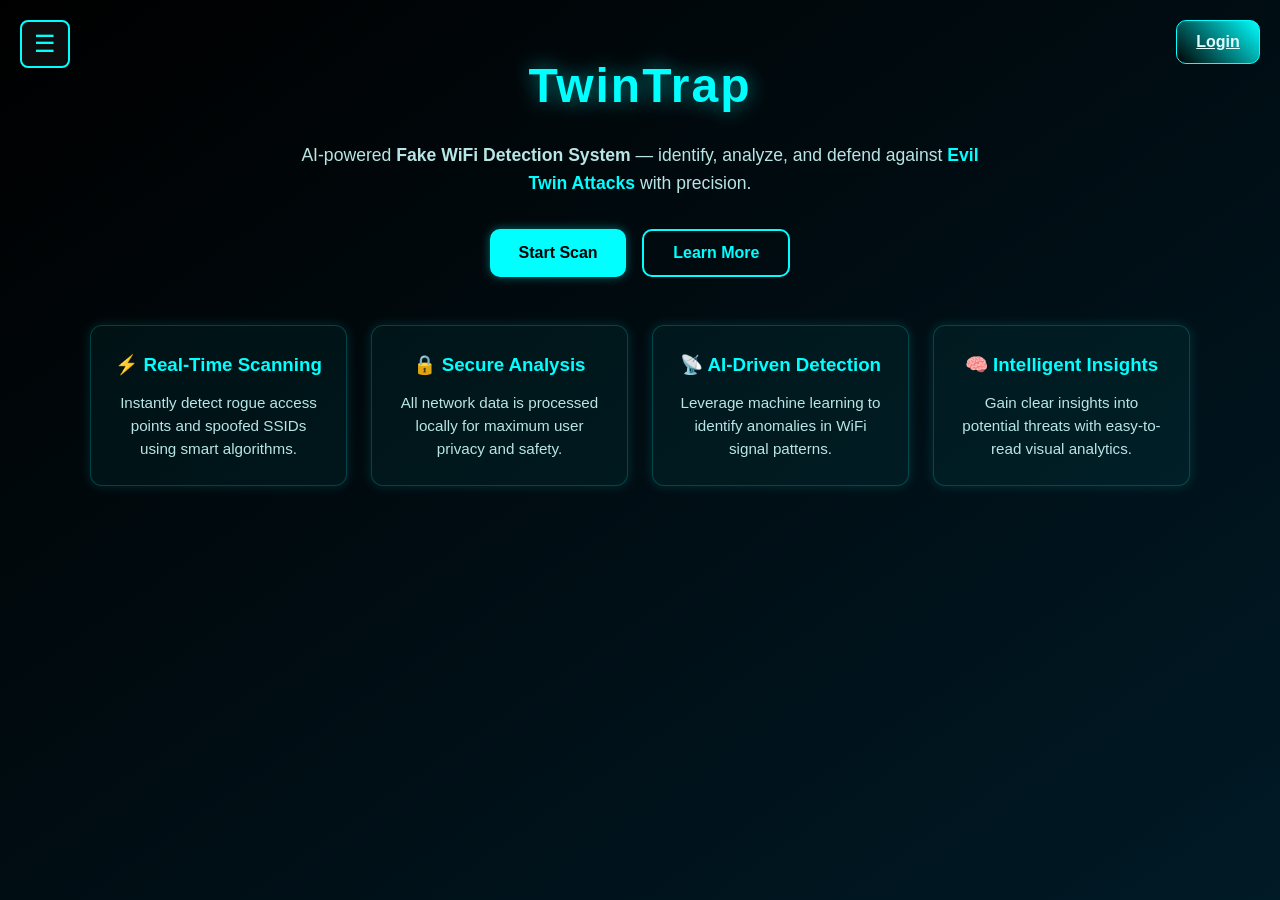
<file: index.html>
<!DOCTYPE html>
<html lang="en">
<head>
<meta charset="UTF-8">
<meta name="viewport" content="width=device-width, initial-scale=1.0">
<title>TwinTrap - Fake WiFi Detection Tool</title>
<link rel="stylesheet" href="style.css">
<link href='https://unpkg.com/boxicons@2.1.4/css/boxicons.min.css' rel='stylesheet'>
</head>
<body>

<div class="floating-auth">
    <a href="signinup.html" class="auth-btn">Login</a>
 
 
 </div>
 <!-- Toggle Button -->
  <button class="menu-toggle" id="menuToggle">
    ☰
  </button>

  <!-- Sidebar -->
  <aside class="sidebar" id="sidebar">
    <div class="sidebar-header">
      <h2 class="logo-text">TwinTrap</h2>
       <i class="bx bxl-audible icon"></i>
    </div>

   <ul class="sidebar-menu">
  <li><a href="#" data-page="home" class="active">Dashboard</a></li>
  <li><a href="#" data-page="analyze">Analyze</a></li>
  <li><a href="#" data-page="results">Results</a></li>
  <li><a href="#" data-page="about">About</a></li>
</ul>

    <div class="sidebar-footer">
      <button>Logout</button>
    </div>
  </aside>



<!-- ================= MAIN CONTENT ================= -->
<main role="main">
  <!-- Home -->
  <section id="home" class="page active">
    <div class="home-container">
      <h1 class="glow-title">TwinTrap</h1>
      <p class="subtitle">
        AI-powered <strong>Fake WiFi Detection System</strong> — identify, analyze, and defend against
        <span class="highlight">Evil Twin Attacks</span> with precision.
      </p>

      <div class="cta-buttons">
        <button class="btn-primary" onclick="showPage('analyze')">Start Scan</button>
        <button class="btn-secondary" onclick="showPage('about')">Learn More</button>
      </div>

      <div class="features-grid">
        <div class="feature-card">
          <h3>⚡ Real-Time Scanning</h3>
          <p>Instantly detect rogue access points and spoofed SSIDs using smart algorithms.</p>
        </div>
        <div class="feature-card">
          <h3>🔒 Secure Analysis</h3>
          <p>All network data is processed locally for maximum user privacy and safety.</p>
        </div>
        <div class="feature-card">
          <h3>📡 AI-Driven Detection</h3>
          <p>Leverage machine learning to identify anomalies in WiFi signal patterns.</p>
        </div>
        <div class="feature-card">
          <h3>🧠 Intelligent Insights</h3>
          <p>Gain clear insights into potential threats with easy-to-read visual analytics.</p>
        </div>
      </div>
    </div>
  </section>
</main>


 <section id="analyze" class="page analyze-page"> <div class="analyze-container"> <header class="analyze-header"> <h1 class="page-title">Wi-Fi Threat Analyzer</h1> <p class="page-subtitle">Detect nearby networks, analyze their security, and identify potential fake access points.</p> </header> <div class="analyze-dashboard"> <!-- Left Control Panel --> <div class="analyze-control-panel"> <h2>Scan Controls</h2> <div class="analyze-control-group"> <label for="interfaceSelect">Select Interface</label> <select id="interfaceSelect" class="analyze-interface-select"> <option value="wlan0">wlan0</option> <option value="wlan1">wlan1</option> </select> </div> <div class="analyze-control-group"> <button id="scanBtn" class="analyze-scan-btn" onclick="toggleScan()">Start Scan</button> <div class="analyze-status" id="status">🟢 Idle</div> </div> </div> <!-- Results Grid --> <div id="resultsGrid" class="results-grid"> <!-- 🧠 Top Result Card --> <div class="result-card top-result"> <h3>Top Result: Secure Network</h3> <p><strong>SSID:</strong> Campus_WiFi</p> <p><strong>Signal Strength:</strong> -48 dBm</p> <p><strong>Verdict:</strong> ✅ Trusted</p> <div class="confidence-bar"> <div class="confidence-fill" style="width: 95%;"></div> </div> <button class="btn-view" onclick="showPage('results')">View Full Report</button> </div> </div> </div> </div> </section> <!-- ================================ Results Section — TwinTrap v2 ================================ --> <section id="results" class="page"> <div class="results-header"> <h1><i class="fas fa-wave-square"></i> Scan Results</h1> <p>Review your analyzed access points, verify authenticity, and export full network intelligence reports.</p> </div> <div class="results-toolbar"> <div class="filter-group"> <label for="filterVerdict">Filter:</label> <select id="filterVerdict" onchange="filterResults(this.value)"> <option value="all">All Networks</option> <option value="good">Good</option> <option value="suspicious">Suspicious</option> <option value="malicious">Malicious</option> </select> </div> <button class="export-btn" onclick="exportResults()"> <i class="fas fa-download"></i> Export JSON </button> </div> <div class="results-summary"> <div class="summary-card good"> <span class="label">Trusted</span> <span id="count-good" class="count">0</span> </div> <div class="summary-card suspicious"> <span class="label">Suspicious</span> <span id="count-suspicious" class="count">0</span> </div> <div class="summary-card malicious"> <span class="label">Malicious</span> <span id="count-malicious" class="count">0</span> </div> </div> <div id="resultsGrid" class="results-grid"> <!-- dynamically populated by JS --> </div> <div class="disclaimer"> <strong>Disclaimer:</strong> Results are simulation data for demo purposes. Always verify findings with official security tools. </div> </section>

<!-- ================================
     Results Section — TwinTrap v2
================================ -->
<section id="results" class="page">
  <div class="results-header">
    <h1><i class="fas fa-wave-square"></i> Scan Results</h1>
    <p>Review your analyzed access points, verify authenticity, and export full network intelligence reports.</p>
  </div>

  <div class="results-toolbar">
    <div class="filter-group">
      <label for="filterVerdict">Filter:</label>
      <select id="filterVerdict" onchange="filterResults(this.value)">
        <option value="all">All Networks</option>
        <option value="good">Good</option>
        <option value="suspicious">Suspicious</option>
        <option value="malicious">Malicious</option>
      </select>
    </div>
    <button class="export-btn" onclick="exportResults()">
      <i class="fas fa-download"></i> Export JSON
    </button>
  </div>

  <div class="results-summary">
    <div class="summary-card good">
      <span class="label">Trusted</span>
      <span id="count-good" class="count">0</span>
    </div>
    <div class="summary-card suspicious">
      <span class="label">Suspicious</span>
      <span id="count-suspicious" class="count">0</span>
    </div>
    <div class="summary-card malicious">
      <span class="label">Malicious</span>
      <span id="count-malicious" class="count">0</span>
    </div>
  </div>

  <div id="resultsGrid" class="results-grid">
    <!-- dynamically populated by JS -->
  </div>

  <div class="disclaimer">
    <strong>Disclaimer:</strong> Results are simulation data for demo purposes.
    Always verify findings with official security tools.
  </div>
</section>


    <!-- About -->
     <section id="about" class="page">
  <div class="container">
    <h1>About Fake WiFi Detection</h1>
    <p>Version 1.0 — Open-source tool to detect rogue WiFi hotspots. Use responsibly.</p>
    <div class="disclaimer">
      <strong>Legal Notice:</strong> Unauthorized network scanning may be illegal.
    </div>

   <section id="about">
  <h2 class="qa-title">💡 About: Fake WiFi Detection & Security Awareness</h2>

  <div class="qa-container">

    <div class="qa-card">
      <div class="question">
        🔴 What is an Evil Twin Attack?
        <span class="toggle-icon">+</span>
      </div>
      <div class="answer">
        An <strong>Evil Twin Attack</strong> is a cyber attack where a hacker creates a 
        <strong>fake WiFi network</strong> that appears identical to a legitimate one. 
        When users connect, the attacker can intercept their data, steal login credentials, and inject malware.
      </div>
    </div>

    <div class="qa-card">
      <div class="question">
        ⚠ Why Detecting Fake WiFi is Important?
        <span class="toggle-icon">+</span>
      </div>
      <div class="answer">
        Fake WiFi networks allow hackers to perform <strong>Man-in-the-Middle (MitM)</strong> attacks and steal sensitive data.
        <br><br><strong>Risks include:</strong>
        <ul>
          <li>Identity theft and credential theft</li>
          <li>Financial fraud via stolen banking information</li>
          <li>Malware injection and device compromise</li>
          <li>Corporate espionage and data leaks</li>
        </ul>
      </div>
    </div>

    <div class="qa-card">
      <div class="question">
        🛑 What are Common WiFi Vulnerabilities & Attacks?
        <span class="toggle-icon">+</span>
      </div>
      <div class="answer">
        WiFi networks are vulnerable to several types of cyber attacks:
        <ul>
          <li><strong>MitM Attack:</strong> Intercepting communication between users and websites.</li>
          <li><strong>Packet Sniffing:</strong> Capturing unencrypted data on open networks.</li>
          <li><strong>DoS:</strong> Disrupting connectivity by overwhelming access points.</li>
          <li><strong>WiFi Phishing:</strong> Fake login portals used to steal credentials.</li>
          <li><strong>KRACK Attack:</strong> Exploiting WPA2 encryption weaknesses.</li>
        </ul>
      </div>
    </div>

    <div class="qa-card">
      <div class="question">
        🔍 General WiFi Security Questions
        <span class="toggle-icon">+</span>
      </div>
      <div class="answer">
        <ul>
          <li>What are the main security risks of using public WiFi?</li>
          <li>How does WPA3 encryption improve WiFi security?</li>
          <li>What is MAC spoofing, and how do attackers use it?</li>
          <li>Why should users avoid using open WiFi networks?</li>
          <li>What are the best practices to secure a home WiFi network?</li>
        </ul>
      </div>
    </div>

    <div class="qa-card">
      <div class="question">
        💻 WiFi Hacking & Cybersecurity Questions
        <span class="toggle-icon">+</span>
      </div>
      <div class="answer">
        <ul>
          <li>What tools do ethical hackers use to test WiFi security?</li>
          <li>What is a Deauthentication (Deauth) Attack?</li>
          <li>How can cybersecurity professionals detect rogue networks?</li>
          <li>What is the role of a WiFi Pineapple?</li>
          <li>Can attackers steal data on HTTPS networks?</li>
        </ul>
      </div>
    </div>

    <div class="qa-card">
      <div class="question">
        🔹 WiFi Detection & Prevention Questions
        <span class="toggle-icon">+</span>
      </div>
      <div class="answer">
        <ul>
          <li>How can AI detect fake WiFi networks?</li>
          <li>Which tools are best for detecting rogue access points?</li>
          <li>Can devices automatically warn users about threats?</li>
          <li>How do enterprises prevent unauthorized WiFi access?</li>
          <li>What is network fingerprinting and how does it help?</li>
        </ul>
      </div>
    </div>

    <button onclick="showPage('home')" class="btn">⬅ Back</button>
  </div>
</section>

 
<!-- Footer -->
<footer>
    <p>&copy; 2025 TwinTrap. For educational use only.</p>
</footer>

<script src="main.js"></script>
</body>
</html>
</file>
<file: style.css>
/* --------------------------------------------------
   TwinTrap Professional Dark Theme - Black & Cyan
-------------------------------------------------- */

/* CSS Variables */
:root {
    --primary-color: #000000;
    --accent-color: #00ffff;
    --secondary-color: #8abbdc;
    --success-color: #28a745;
    --warning-color: #ffc107;
    --danger-color: #dc3545;
    --bg-color: #000000;
    --card-bg: #0a0a0a;
    --text-color: #e0ffff;
    --border-color: #222222;
    --sidebar-width: 250px;
    --transition: all 0.3s ease;
    --btn-radius: 10px;
    --card-radius: 16px;
    --shadow-color: rgba(0, 255, 255, 0.25);
    --header-shadow: rgba(0, 255, 255, 0.15);
    --scrollbar-bg: #111;
    --scrollbar-thumb: #00ffff;
}

/* Reset & Base */
* {
    margin: 0;
    padding: 0;
    box-sizing: border-box;
}

body {
    font-family: 'Segoe UI', Tahoma, Geneva, Verdana, sans-serif;
    line-height: 1.6;
    color: var(--text-color);
    background: var(--bg-color);
    overflow-x: hidden;
    overflow-y: scroll; /* Always show scrollbar to prevent jump */
    scroll-behavior: smooth;
}

/* Scrollbar styling */
::-webkit-scrollbar {
    width: 12px;
}
::-webkit-scrollbar-track {
    background: var(--scrollbar-bg);
}
::-webkit-scrollbar-thumb {
    background-color: var(--scrollbar-thumb);
    border-radius: 6px;
    border: 3px solid var(--scrollbar-bg);
}

 

/* Logo and Auth Buttons */
/* Floating Login/Signup buttons at top-right */
.floating-auth {
    position: fixed;
    top: 20px;
    right: 20px;
    display: flex;
    gap: 0.75rem;
    z-index: 1000;
}

/* Reuse your auth-btn styling */
.auth-btn {
    padding: 0.5rem 1.2rem;
    border-radius: var(--btn-radius);
    border: 1px solid var(--accent-color);
    background: linear-gradient(45deg, #000, var(--accent-color));
    color: var(--text-color);
    cursor: pointer;
    font-weight: 600;
    transition: var(--transition);
}

.auth-btn:hover {
    background: var(--accent-color);
    color: #000;
    box-shadow: 0 0 10px var(--accent-color), 0 0 20px var(--accent-color);
}

/* Make responsive for small screens */
@media (max-width: 768px) {
    .floating-auth {
        top: 10px;
        right: 10px;
        gap: 0.5rem;
        flex-direction: column;
    }
}


/* Hamburger */
.hamburger {
    display: none;
    background: none;
    border: none;
    color: var(--accent-color);
    font-size: 2rem;
    cursor: pointer;
    transition: var(--transition);
}
.hamburger:hover { transform: scale(1.2); }

/* Sidebar */
nav.sidebar {
    position: fixed;
    top: 70px;
    left: 0;
    width: var(--sidebar-width);
    height: calc(100vh - 70px);
    background: linear-gradient(to bottom, #000, #001f2f);
    border-right: 1px solid var(--border-color);
    overflow-y: auto;
    z-index: 999;
    transition: transform 0.35s ease, box-shadow 0.3s ease;
    box-shadow: 2px 0 12px rgba(0,255,255,0.1);
}
nav.sidebar ul {
    list-style: none;
    padding: 1.5rem 0;
}
nav.sidebar li { margin: 0; }
nav.sidebar a {
    display: block;
    padding: 1rem 2rem;
    color: var(--text-color);
    text-decoration: none;
    border-left: 3px solid transparent;
    transition: all 0.3s ease;
    font-weight: 500;
}
nav.sidebar a:hover,
nav.sidebar a.active {
    background: var(--card-bg);
    border-left-color: var(--accent-color);
    color: var(--accent-color);
    box-shadow: inset 0 0 10px var(--accent-color);
    transform: translateX(3px);
}

/* ==== Home Page Styling ==== */
#home {
  background: linear-gradient(145deg, #000, #001a26);
  color: #e0ffff;
  padding: 3rem 2rem;
  text-align: center;
  min-height: 100vh;
}

.glow-title {
  font-size: 3rem;
  font-weight: 700;
  color: #00ffff;
  text-shadow: 0 0 20px rgba(0,255,255,0.5);
  margin-bottom: 1rem;
  letter-spacing: 2px;
}

.subtitle {
  font-size: 1.1rem;
  color: #b8e5e5;
  max-width: 700px;
  margin: 0 auto 2rem auto;
}

.highlight {
  color: #00ffff;
  font-weight: 600;
}

.cta-buttons {
  display: flex;
  justify-content: center;
  gap: 1rem;
  margin-bottom: 3rem;
}

.btn-primary,
.btn-secondary {
  padding: 0.8rem 1.8rem;
  font-size: 1rem;
  border-radius: 10px;
  cursor: pointer;
  transition: all 0.3s ease;
}

.btn-primary {
  background: #00ffff;
  color: #000;
  border: none;
  font-weight: 600;
  box-shadow: 0 0 10px rgba(0,255,255,0.4);
}

.btn-primary:hover {
  background: #000;
  color: #00ffff;
  box-shadow: 0 0 20px #00ffff;
}

.btn-secondary {
  background: transparent;
  border: 2px solid #00ffff;
  color: #00ffff;
  font-weight: 600;
}

.btn-secondary:hover {
  background: #00ffff;
  color: #000;
  box-shadow: 0 0 15px rgba(0,255,255,0.6);
}

/* ==== Feature Cards ==== */
.features-grid {
  display: grid;
  grid-template-columns: repeat(auto-fit, minmax(250px, 1fr));
  gap: 1.5rem;
  margin-top: 2rem;
  max-width: 1100px;
  margin-inline: auto;
}

.feature-card {
  background: rgba(0, 255, 255, 0.05);
  border: 1px solid rgba(0,255,255,0.2);
  border-radius: 12px;
  padding: 1.5rem;
  transition: all 0.3s ease;
  box-shadow: 0 0 12px rgba(0,255,255,0.15);
}

.feature-card:hover {
  transform: translateY(-5px);
  box-shadow: 0 0 25px rgba(0,255,255,0.4);
}

.feature-card h3 {
  color: #00ffff;
  margin-bottom: 0.8rem;
}

.feature-card p {
  color: #b8e5e5;
  font-size: 0.95rem;
  line-height: 1.5;
}
/* ===============================
   Global Styles
================================*/
body {
  margin: 0;
  font-family: 'Poppins', sans-serif;
  background-color: #0d0d0d;
  color: #e6f1ff;
  overflow-x: hidden;
}

/* ===============================
   Sidebar Base
================================*/
.sidebar {
  position: fixed;
  top: 0;
  left: 0;
  height: 100vh;
  width: 250px;
  background: #0f141b;
  border-right: 1px solid #00ffff33;
  transform: translateX(-100%);
  transition: transform 0.4s ease, box-shadow 0.3s ease;
  display: flex;
  flex-direction: column;
  justify-content: space-between;
  z-index: 1000;
  box-shadow: none;
}

.sidebar.active {
  transform: translateX(0);
  box-shadow: 4px 0 25px rgba(0, 255, 255, 0.1);
}

/* ===============================
   Sidebar Header
================================*/
/* Sidebar header initially hidden */
.sidebar-header {
  display: none; /* hidden by default */
  align-items: center;
  gap: 10px;
  padding: 10px 15px;
  font-family: 'Poppins', sans-serif;
  font-weight: 600;
  font-size: 1.4rem;
  color: cyan;
  position: absolute;
  top: 15px; /* adjust as needed */
  left: 60px; /* next to toggle button (adjust to match toggle width) */
  transition: opacity 0.3s ease, transform 0.3s ease;
  opacity: 0;
  pointer-events: none;
  z-index: 1000;
}

.logo-text {
  font-size: 1.4rem;
  font-weight: 600;
  color: cyan;
}
/* Show when sidebar is active/open */
.sidebar.open .sidebar-header {
  display: flex;
  opacity: 1;
  pointer-events: auto;
  transform: translateX(0);
}


.close-btn {
  background: none;
  border: none;
  color: cyan;
  font-size: 1.4rem;
  cursor: pointer;
  transition: 0.3s ease;
}
.close-btn:hover {
  color: #1e8bd4;
}

/* ===============================
   Sidebar Menu
================================*/
.sidebar-menu {
  list-style: none;
  margin: 0;
  padding: 0;
  display: flex;
  flex-direction: column;
  justify-content: center; /* Vertically centered */
  align-items: center;
  flex-grow: 1;
  gap: 1rem;
}

.sidebar-menu li {
  width: 100%;
  text-align: center;
}

.sidebar-menu a {
  display: block;
  padding: 12px 0;
  color: #cceeff;
  text-decoration: none;
  font-weight: 500;
  transition: 0.3s ease;
  border-radius: 6px;
  width: 80%;
  margin: 0 auto;
}

.sidebar-menu a:hover,
.sidebar-menu a.active {
  background: #00ffff22;
  color: cyan;
  transform: scale(1.05);
}

/* ===============================
   Sidebar Footer
================================*/
.sidebar-footer {
  padding: 20px;
  border-top: 1px solid #00ffff33;
  text-align: center;
}

.sidebar-footer button {
  background: cyan;
  border: none;
  color: #0d0d0d;
  padding: 8px 16px;
  border-radius: 6px;
  cursor: pointer;
  font-weight: 600;
  transition: 0.3s ease;
}
.sidebar-footer button:hover {
  background: #00d4d4;
}

/* ===============================
   Toggle Button
================================*/
.menu-toggle {
  position: fixed;
  top: 20px;
  left: 20px;
  background: #0d0d0d;
  border: 2px solid cyan;
  color: cyan;
  font-size: 1.5rem;
  border-radius: 8px;
  cursor: pointer;
  z-index: 1100;
  padding: 8px 12px;
  transition: 0.3s ease;
}
.menu-toggle:hover {
  background: cyan;
  color: #0d0d0d;
}

 
/* ===============================
   Responsive Design
================================*/
@media (max-width: 768px) {
  .sidebar {
    width: 220px;
  }
  .sidebar.active ~ .content {
    margin-left: 0;
  }
  .menu-toggle {
    top: 15px;
    left: 15px;
    padding: 6px 10px;
  }
}

 
 /* ------------------------
   Analyze Section Layout
------------------------ */
#analyze {
  min-height: 100vh;
  background: radial-gradient(circle at top left, #000c14, #001f2a);
  color: #e6faff;
  padding: 2.5rem 2rem;
}

/* Container */
.analyze-container {
  background: rgba(10, 10, 15, 0.6);
  border-radius: 20px;
  padding: 2rem;
  border: 1px solid rgba(0, 255, 255, 0.1);
  box-shadow: 0 4px 20px rgba(0, 0, 0, 0.6);
}

/* Header */
.analyze-header {
  text-align: center;
  margin-bottom: 2rem;
}

.analyze-header .page-title {
  font-size: 2rem;
  color: cyan;
  text-shadow: 0 0 10px rgba(0, 255, 255, 0.3);
}

.analyze-header .page-subtitle {
  max-width: 700px;
  opacity: 0.85;
  margin: 0.5rem auto;
  color: #b8f6ff;
}

/* ------------------------
   Dashboard Layout
------------------------ */
.analyze-dashboard {
  display: flex;
  gap: 2rem;
  flex-wrap: wrap;
}

/* Control Panel */
.analyze-control-panel {
  background: rgba(0, 20, 30, 0.6);
  border: 1px solid rgba(0, 255, 255, 0.2);
  border-radius: 20px;
  padding: 30px 25px;
  box-shadow: 0 0 30px rgba(0, 255, 255, 0.15);
  display: flex;
  flex-direction: column;
  gap: 20px;
  justify-content: center;
  align-items: center;
  max-width: 400px;
  width: 100%;
  margin-left: auto;
  margin-right: 70px;
  transition: transform 0.3s ease, box-shadow 0.3s ease;
}

.analyze-control-panel:hover {
  transform: translateY(-4px);
  box-shadow: 0 0 40px rgba(0, 255, 255, 0.25);
}

.analyze-control-panel h2 {
  font-size: 1.4rem;
  color: cyan;
  text-align: center;
  margin-bottom: 10px;
}

.analyze-control-group {
  display: flex;
  flex-direction: column;
  gap: 8px;
}

.analyze-control-group label {
  font-size: 0.95rem;
  color: #b8f6ff;
}

.analyze-interface-select {
  background: rgba(0, 50, 70, 0.4);
  border: 1px solid rgba(0,255,255,0.3);
  border-radius: 10px;
  padding: 0.5rem 0.8rem;
  color: #aaf;
  font-family: inherit;
}

.analyze-scan-btn {
  background: linear-gradient(90deg, #00bcd4, #0067ac);
  border: none;
  border-radius: 10px;
  padding: 0.6rem 1.2rem;
  color: #fff;
  font-weight: 500;
  cursor: pointer;
  transition: background 0.3s ease, transform 0.2s ease;
}

.analyze-scan-btn:hover {
  background: linear-gradient(90deg, #00e6ff, #007fcc);
  transform: scale(1.05);
}

.analyze-status {
  text-align: center;
  margin-top: 0.6rem;
  color: #a7e4ff;
  font-size: 0.95rem;
}

/* ------------------------
   Results Grid & Top Card
------------------------ */
.results-grid {
  flex: 1;
  display: grid;
  grid-template-columns: repeat(auto-fill, minmax(260px, 1fr));
  gap: 1.5rem;
  padding: 1rem;
}

/* Top Result Card */
.result-card {
  background: rgba(255, 255, 255, 0.06);
  border-radius: 16px;
  padding: 1.5rem;
  border: 1px solid rgba(0, 255, 255, 0.2);
  box-shadow: 0 0 15px rgba(0, 255, 255, 0.15);
  transition: transform 0.25s ease, box-shadow 0.3s ease;
}

.result-card:hover {
  transform: translateY(-5px);
  box-shadow: 0 0 25px rgba(0, 255, 255, 0.4);
}

.top-result h3 {
  font-size: 1.2rem;
  color: #00e6ff;
  margin-bottom: 0.5rem;
  text-shadow: 0 0 6px rgba(0, 255, 255, 0.3);
}

.result-card p {
  color: #cceeff;
  font-size: 0.95rem;
  margin: 4px 0;
}

.confidence-bar {
  width: 100%;
  height: 8px;
  background: rgba(255, 255, 255, 0.15);
  border-radius: 4px;
  overflow: hidden;
  margin: 10px 0;
}

.confidence-fill {
  height: 100%;
  background: linear-gradient(to right, #00bcd4, #8B337E);
  border-radius: 4px;
}

.btn-view {
  background: linear-gradient(to right, #420D4B, #8B337E);
  border: none;
  border-radius: 8px;
  color: #fff;
  padding: 0.5rem 1rem;
  font-weight: 600;
  cursor: pointer;
  margin-top: 10px;
  transition: background 0.3s, transform 0.2s;
}

.btn-view:hover {
  background: linear-gradient(to right, #8B337E, #D44AE3);
  transform: scale(1.05);
}

/* ------------------------
   Responsive Design
------------------------ */
@media (max-width: 900px) {
  .analyze-dashboard {
    flex-direction: column;
  }

  .analyze-control-panel {
    margin: 0 auto 2rem auto;
  }

  .results-grid {
    grid-template-columns: 1fr;
  }
}

/* Page Transitions */
.page {
  display: none;
  animation: fadeIn 0.45s cubic-bezier(0.4,0,0.2,1) forwards;
}

.page.active {
  display: block;
}

@keyframes fadeIn {
  from { opacity: 0; transform: translateY(15px);}
  to { opacity: 1; transform: translateY(0);}
}

/* Page Transitions */
.page {
  display: none;
  animation: fadeIn 0.45s cubic-bezier(0.4,0,0.2,1) forwards;
}

.page.active {
  display: block;
}

@keyframes fadeIn {
  from { opacity: 0; transform: translateY(15px);}
  to { opacity: 1; transform: translateY(0);}
}


 /* =============================
   Results Page Enhancements
============================= */

#results {
  padding: 2.5rem 2rem;
  background: radial-gradient(circle at top left, #00131d, #000);
  color: #e0ffff;
  min-height: 100vh;
}

/* Header */
.results-header {
  text-align: center;
  margin-bottom: 1.5rem;
}

.results-header h1 {
  font-size: 2.2rem;
  color: cyan;
  text-shadow: 0 0 10px rgba(0, 255, 255, 0.4);
}

.results-header i {
  color: var(--color-accent, #00ffff);
  margin-right: 8px;
}

.results-header p {
  font-size: 1.05rem;
  opacity: 0.85;
  max-width: 800px;
  margin: 0.5rem auto;
}

/* Toolbar */
.results-toolbar {
  display: flex;
  flex-wrap: wrap;
  justify-content: space-between;
  align-items: center;
  background: rgba(0, 255, 255, 0.05);
  border: 1px solid rgba(0, 255, 255, 0.15);
  padding: 1rem 1.5rem;
  border-radius: 12px;
  margin-bottom: 2rem;
  box-shadow: 0 0 10px rgba(0,255,255,0.1);
}

.filter-group {
  display: flex;
  align-items: center;
  gap: 0.6rem;
  font-size: 1rem;
}

.filter-group select {
  background: #001d29;
  color: #aaf;
  border: 1px solid rgba(0,255,255,0.3);
  border-radius: 8px;
  padding: 0.4rem 0.8rem;
  font-family: inherit;
}

.export-btn {
  background: linear-gradient(90deg, #00bcd4, #0067ac);
  color: #fff;
  border: none;
  border-radius: 10px;
  padding: 0.6rem 1.2rem;
  cursor: pointer;
  font-weight: 500;
  display: flex;
  align-items: center;
  gap: 0.4rem;
  transition: background 0.3s ease, transform 0.2s;
}

.export-btn:hover {
  background: linear-gradient(90deg, #00e6ff, #007fcc);
  transform: scale(1.05);
}

/* Summary Cards */
.results-summary {
  display: grid;
  grid-template-columns: repeat(auto-fit, minmax(160px, 1fr));
  gap: 1rem;
  margin-bottom: 2rem;
}

.summary-card {
  text-align: center;
  padding: 1rem;
  border-radius: 12px;
  color: #fff;
  font-weight: 500;
  backdrop-filter: blur(6px);
  box-shadow: 0 0 10px rgba(0,255,255,0.1);
  transition: transform 0.2s ease, box-shadow 0.3s;
}

.summary-card:hover {
  transform: translateY(-4px);
  box-shadow: 0 0 18px rgba(0,255,255,0.3);
}

.summary-card.good { background: rgba(0, 180, 120, 0.2); border: 1px solid rgba(0,255,180,0.3); }
.summary-card.suspicious { background: rgba(255, 200, 50, 0.15); border: 1px solid rgba(255,210,80,0.4); }
.summary-card.malicious { background: rgba(255, 60, 60, 0.15); border: 1px solid rgba(255,80,80,0.4); }

.summary-card .label {
  display: block;
  font-size: 1rem;
  opacity: 0.8;
}
.summary-card .count {
  font-size: 1.6rem;
  font-weight: bold;
}

/* Results Grid */
.results-grid {
  display: grid;
  grid-template-columns: repeat(auto-fit, minmax(320px, 1fr));
  gap: 1rem;
}

.ap-card {
  background: rgba(0, 30, 45, 0.5);
  border: 1px solid rgba(0, 255, 255, 0.15);
  border-radius: 14px;
  padding: 1rem;
  box-shadow: 0 0 8px rgba(0,255,255,0.1);
  transition: transform 0.2s ease, box-shadow 0.3s;
}

.ap-card:hover {
  transform: scale(1.02);
  box-shadow: 0 0 14px rgba(0,255,255,0.2);
}

.ap-card.good { border-left: 4px solid #00ff99; }
.ap-card.suspicious { border-left: 4px solid #ffcc33; }
.ap-card.malicious { border-left: 4px solid #ff5555; }

.ap-label {
  font-weight: 600;
  color: cyan;
  font-size: 1.1rem;
  margin-bottom: 0.3rem;
}
.ap-details {
  font-size: 0.9rem;
  color: #a7c8d8;
}
.explanation {
  margin-top: 0.4rem;
  font-size: 0.9rem;
  opacity: 0.85;
}

/* Disclaimer */
#results .disclaimer {
  margin-top: 2rem;
  background: rgba(0,255,255,0.05);
  border-left: 3px solid cyan;
  padding: 1rem;
  font-size: 0.9rem;
  border-radius: 8px;
  color: #aad;
  text-align: center;
}

/* Responsive tweaks */
@media (max-width: 600px) {
  .results-toolbar {
    flex-direction: column;
    gap: 0.8rem;
  }
}

/* ===========================================
   TwinTrap — Interactive Q&A Card Styling
   =========================================== */

:root {
  --accent-color: #00ffff;
  --accent-hover: #00e0ff;
  --bg-dark: #000814;
  --card-bg: #0a0a0a;
  --text-light: #e0ffff;
  --shadow-glow: 0 0 12px rgba(0, 255, 255, 0.2);
}

/* ---------- Section Container ---------- */
#about {
  background: linear-gradient(135deg, #000, #001f2f);
  color: var(--text-light);
  padding: 2rem;
  border-radius: 12px;
  max-width: 950px;
  margin: 2rem auto;
  box-shadow: 0 0 25px rgba(0, 255, 255, 0.1);
  animation: fadeIn 1s ease-in-out;
}

#about h1 {
  text-align: center;
  color: var(--accent-color);
  margin-bottom: 1.5rem;
  text-shadow: 0 0 10px var(--accent-color);
  font-size: 2rem;
}

.disclaimer {
  background: rgba(0, 255, 255, 0.05);
  border-left: 4px solid var(--accent-color);
  padding: 1rem;
  margin-bottom: 2rem;
  border-radius: 8px;
  font-size: 0.95rem;
}

/* ---------- Q&A Cards ---------- */
.qa-card {
  background: var(--card-bg);
  border: 1px solid rgba(0, 255, 255, 0.2);
  border-radius: 12px;
  margin: 1rem 0;
  overflow: hidden;
  box-shadow: var(--shadow-glow);
  transition: all 0.3s ease;
}

.qa-card:hover {
  transform: translateY(-4px);
  box-shadow: 0 0 20px rgba(0, 255, 255, 0.4);
}

/* ---------- Question Section ---------- */
.question {
  padding: 1rem 1.5rem;
  font-weight: 600;
  font-size: 1.05rem;
  cursor: pointer;
  color: var(--accent-color);
  display: flex;
  justify-content: space-between;
  align-items: center;
  transition: color 0.3s ease;
}

.question:hover {
  color: var(--accent-hover);
}

.toggle-icon {
  font-size: 1.2rem;
  transition: transform 0.3s ease;
}

.qa-card.active .toggle-icon {
  transform: rotate(45deg);
}

/* ---------- Answer Section ---------- */
.answer {
  max-height: 0;
  overflow: hidden;
  opacity: 0;
  padding: 0 1.5rem;
  font-size: 0.95rem;
  color: var(--text-light);
  line-height: 1.6;
  transition: max-height 0.5s ease, opacity 0.4s ease, padding 0.4s ease;
  border-top: 1px solid rgba(0, 255, 255, 0.1);
}

.qa-card.active .answer {
  max-height: 500px;
  opacity: 1;
  padding: 1rem 1.5rem;
}

/* ---------- Button ---------- */
.btn {
  background: linear-gradient(45deg, #000, var(--accent-color));
  color: #000;
  padding: 0.7rem 1.5rem;
  border-radius: 10px;
  border: none;
  cursor: pointer;
  margin-top: 2rem;
  display: block;
  margin-inline: auto;
  transition: all 0.3s ease;
  font-weight: 600;
}

.btn:hover {
  background: linear-gradient(45deg, var(--accent-color), #000);
  color: var(--accent-color);
  box-shadow: 0 0 15px var(--accent-color);
}

/* ---------- Animations ---------- */
@keyframes fadeIn {
  from {
    opacity: 0;
    transform: translateY(15px);
  }
  to {
    opacity: 1;
    transform: translateY(0);
  }
}

/* ---------- Responsive ---------- */
@media (max-width: 768px) {
  #about {
    padding: 1.5rem;
  }

  .question {
    font-size: 0.95rem;
  }

  .answer {
    font-size: 0.85rem;
  }

  #about h1 {
    font-size: 1.5rem;
  }
}

/* Buttons */
.btn {
    border: none;
    border-radius: var(--btn-radius);
    padding: 0.8rem 1.6rem;
    font-weight: 600;
    cursor: pointer;
    transition: var(--transition);
    background: linear-gradient(45deg, #000, var(--accent-color));
    color: var(--text-color);
    box-shadow: 0 2px 8px rgba(0,255,255,0.1);
}
.btn:hover {
    background: linear-gradient(45deg, var(--accent-color), #000);
    box-shadow: 0 0 16px var(--accent-color), 0 0 32px var(--accent-color);
    transform: translateY(-2px);
}

/* Scan Buttons */
.scan-btn.start {
    background: linear-gradient(45deg, #000, #00ff99);
    color: #000;
    box-shadow: 0 2px 8px #00ff99;
}
.scan-btn.stop {
    background: linear-gradient(45deg, #000, #ff0033);
    color: #000;
    box-shadow: 0 2px 8px #ff0033;
}

/* Scan Interface Select */
.interface-select {
    padding: 0.5rem 0.85rem;
    border-radius: var(--btn-radius);
    background: var(--card-bg);
    color: var(--text-color);
    border: 1px solid var(--accent-color);
    outline: none;
    transition: all 0.25s ease;
}
.interface-select:focus {
    border-color: #00ffcc;
    box-shadow: 0 0 8px #00ffcc;
}

/* Status Box */
.status {
    padding: 0.5rem 1rem;
    background: var(--card-bg);
    border-radius: var(--btn-radius);
    border: 1px solid var(--accent-color);
    color: var(--text-color);
    font-weight: bold;
    text-align: center;
    box-shadow: inset 0 0 8px rgba(0,255,255,0.1);
}

/* Results Grid */
.results-grid {
    display: grid;
    grid-template-columns: repeat(auto-fill, minmax(300px, 1fr));
    gap: 1.5rem;
    margin-top: 1rem;
}

/* Access Point Cards */
.ap-card {
    border: 1px solid var(--border-color);
    border-radius: var(--card-radius);
    padding: 1.3rem;
    background: var(--card-bg);
    color: var(--text-color);
    transition: all 0.35s ease;
    box-shadow: 0 6px 18px rgba(0,255,255,0.05);
    animation: slideUp 0.45s cubic-bezier(0.4,0,0.2,1) forwards;
}
.ap-card:hover {
    box-shadow: 0 0 16px var(--accent-color), 0 0 32px var(--accent-color);
    transform: translateY(-2px);
}
.ap-card.good { border-left: 4px solid #00ffcc; }
.ap-card.suspicious { border-left: 4px solid #00ffff; }
.ap-card.malicious { border-left: 4px solid #ff0033; }

.ap-label { font-weight: 600; margin-bottom: 0.6rem; color: var(--accent-color); }
.ap-details { font-size: 0.92rem; color: var(--secondary-color); line-height:1.4; }
.explanation { font-style: italic; font-size: 0.88rem; color: var(--secondary-color); margin-top: 0.6rem; }

/* Animations */
@keyframes slideUp {
    from { opacity: 0; transform: translateY(25px);}
    to { opacity: 1; transform: translateY(0);}
}

/* Footer */
footer {
    margin-top: 3rem;
    padding: 1.2rem;
    text-align: center;
    border-top: 1px solid var(--border-color);
    color: var(--secondary-color);
    background: var(--card-bg);
    font-size: 0.9rem;
}

/* Modal */
.modal-content {
    background: linear-gradient(135deg, #000, #001f2f);
    border: 1px solid var(--accent-color);
    padding: 2rem;
    border-radius: var(--card-radius);
    max-width: 450px;
    width: 95%;
    color: var(--text-color);
    box-shadow: 0 0 26px var(--accent-color);
    animation: fadeIn 0.4s ease forwards;
}

/* Cards */
.card {
    background: linear-gradient(135deg, #0a0a0a, #001f2f);
    border-radius: var(--card-radius);
    border: 1px solid var(--border-color);
    padding: 1.2rem 1.8rem;
    margin-bottom: 1.2rem;
    box-shadow: 0 6px 16px rgba(0,255,255,0.05);
    transition: all 0.35s ease;
}
.card:hover {
    box-shadow: 0 0 16px var(--accent-color), 0 0 32px var(--accent-color);
    transform: translateY(-2px);
}

/* Responsive */
@media (max-width: 768px) {
    .hamburger { display: block; }
    nav.sidebar { transform: translateX(-110%); }
    nav.sidebar.open { transform: translateX(0); }
    main { margin-left: 0; padding: 1rem; }
    .scan-controls { flex-direction: column; align-items: stretch; }
    .results-grid { grid-template-columns: 1fr; gap:1rem; }
}
</file>
